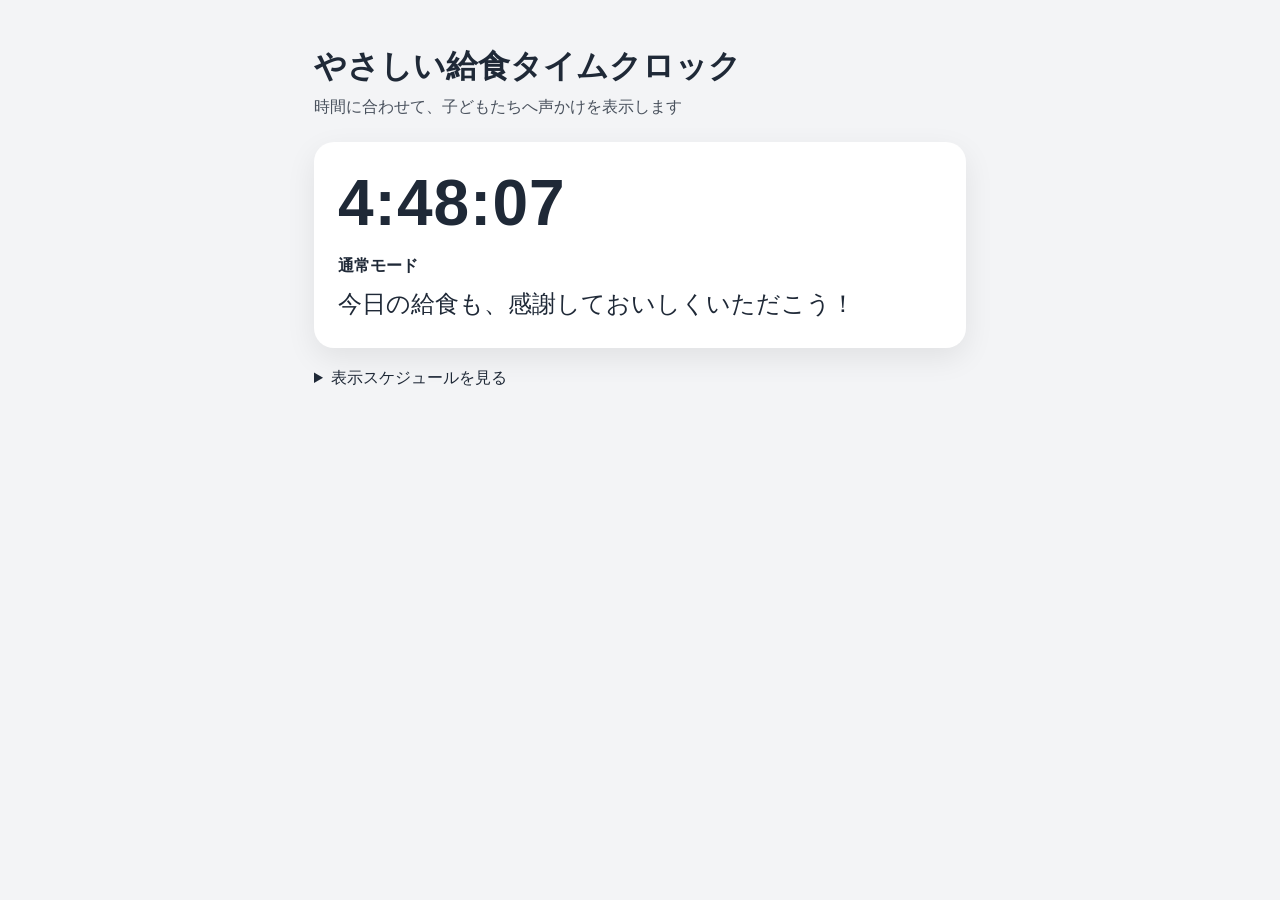
<file: index.html>
<!doctype html>
<html lang="ja">
  <head>
    <meta charset="UTF-8" />
    <meta name="viewport" content="width=device-width, initial-scale=1.0" />
    <title>やさしい給食タイムクロック</title>
    <link rel="stylesheet" href="styles.css" />
  </head>
  <body class="theme-default">
    <main class="app">
      <h1>やさしい給食タイムクロック</h1>
      <p class="lead">時間に合わせて、子どもたちへ声かけを表示します</p>

      <section class="clock-card" aria-live="polite">
        <p id="current-time" class="time">--:--:--</p>
        <p id="phase-label" class="phase">いまは通常モードです</p>
        <p id="message" class="message">楽しく食べよう！</p>
      </section>

      <details class="schedule">
        <summary>表示スケジュールを見る</summary>
        <ul>
          <li>12:25〜12:44: そろそろ いただきましたの時間だよ</li>
          <li>12:45: あと5分です。食べ終わってない人は急ぎましょう</li>
          <li>12:46: そろそろ食べ終わったかな？ラストスパート！</li>
          <li>12:47以降: 【MMT】もぐもぐミッションタイム！みんなで達成しよう</li>
        </ul>
      </details>
    </main>

    <script src="script.js"></script>
  </body>
</html>
</file>
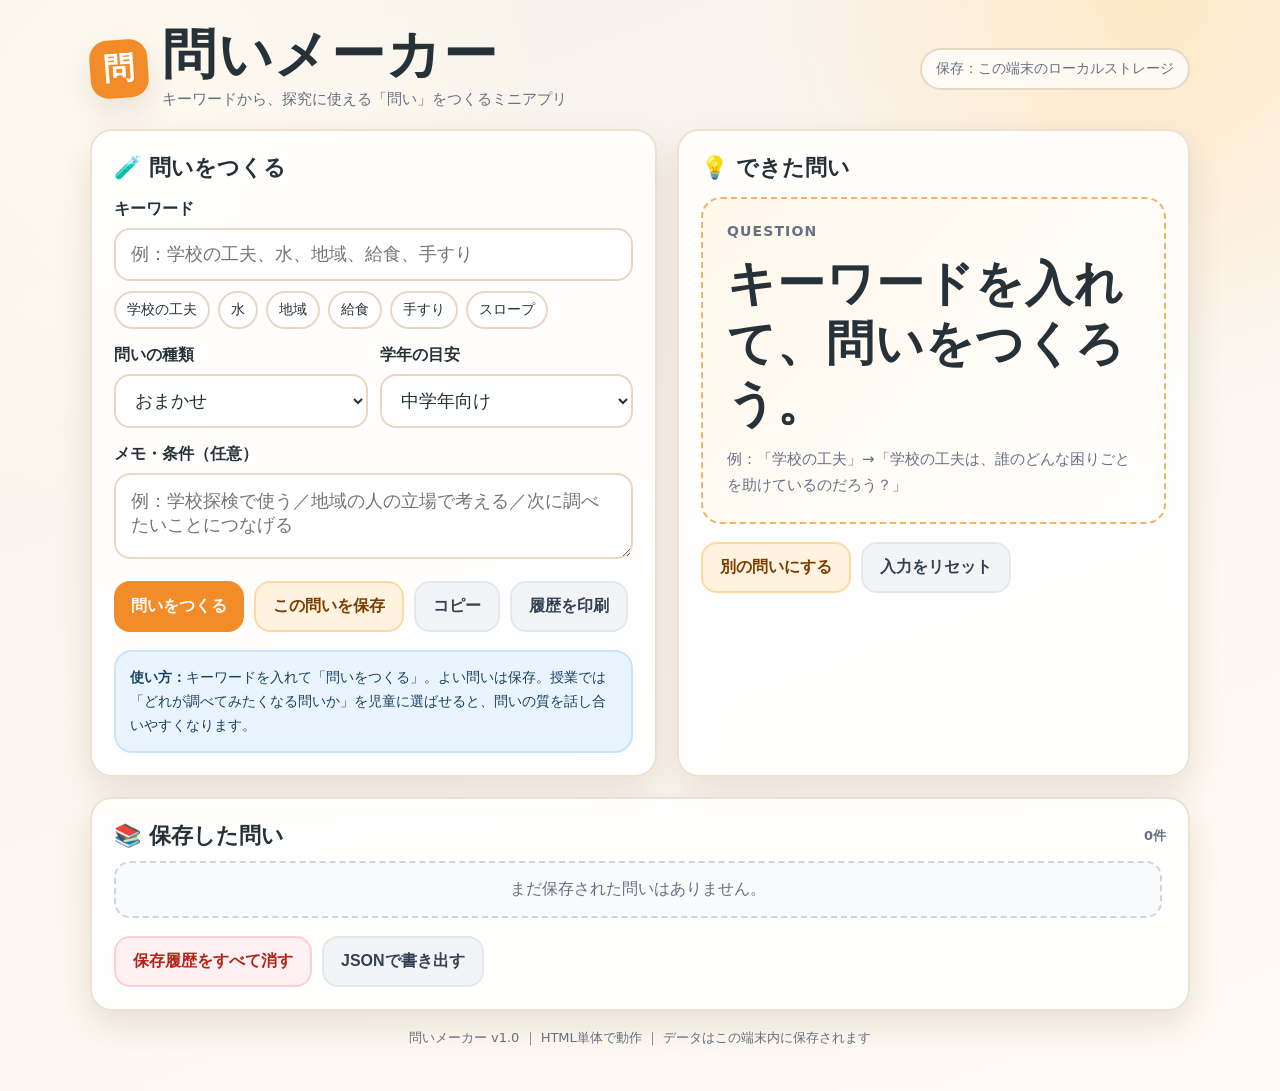
<file: toi-maker.html>
<!DOCTYPE html>
<html lang="ja">
<head>
  <meta charset="UTF-8" />
  <meta name="viewport" content="width=device-width, initial-scale=1.0" />
  <title>問いメーカー</title>
  <style>
    :root{--bg:#f7f3ec;--card:#fff;--ink:#263238;--muted:#667085;--main:#f28c28;--sub:#fff3df;--line:#e7d8c3;--shadow:0 14px 34px rgba(80,50,20,.12);--radius:22px}*{box-sizing:border-box}body{margin:0;min-height:100vh;font-family:"Hiragino Sans","Yu Gothic",Meiryo,system-ui,sans-serif;color:var(--ink);background:radial-gradient(circle at 10% 10%,#fff9ef 0,transparent 28%),radial-gradient(circle at 90% 0%,#ffe9c6 0,transparent 24%),linear-gradient(160deg,var(--bg),#fffaf3)}.app{width:min(1100px,94vw);margin:0 auto;padding:28px 0 44px}header{display:flex;align-items:center;justify-content:space-between;gap:16px;margin-bottom:20px}.titlebox{display:flex;align-items:center;gap:14px}.logo{width:58px;height:58px;border-radius:18px;background:var(--main);color:#fff;display:grid;place-items:center;font-size:31px;font-weight:900;box-shadow:var(--shadow);transform:rotate(-4deg)}h1{margin:0;font-size:clamp(30px,5vw,54px);line-height:1;letter-spacing:.03em}.subtitle{margin:8px 0 0;color:var(--muted);font-size:15px}.pill{border:2px solid var(--line);background:rgba(255,255,255,.72);border-radius:999px;padding:10px 14px;font-size:14px;color:var(--muted);white-space:nowrap}.grid{display:grid;grid-template-columns:1.05fr .95fr;gap:20px}.card{background:rgba(255,255,255,.88);backdrop-filter:blur(8px);border:2px solid rgba(231,216,195,.75);border-radius:var(--radius);box-shadow:var(--shadow);padding:22px}.section-title{margin:0 0 14px;font-size:22px;display:flex;align-items:center;gap:8px}label{display:block;font-weight:800;margin:16px 0 8px}input,select,textarea{width:100%;border:2px solid var(--line);border-radius:16px;padding:14px 15px;font-size:18px;background:#fff;color:var(--ink);outline:none}textarea{min-height:86px;resize:vertical}input:focus,select:focus,textarea:focus{border-color:var(--main);box-shadow:0 0 0 4px rgba(242,140,40,.13)}.row{display:grid;grid-template-columns:1fr 1fr;gap:12px}.buttons{display:flex;gap:10px;flex-wrap:wrap;margin-top:18px}button{border:0;border-radius:16px;padding:13px 17px;font-size:16px;font-weight:900;cursor:pointer;transition:.15s transform ease,.15s filter ease}button:active{transform:translateY(2px)}.primary{background:var(--main);color:#fff}.primary:hover{background:#cf6f10}.secondary{background:var(--sub);color:#7a3d00;border:2px solid #ffd89d}.quiet{background:#f3f4f6;color:#344054;border:2px solid #e4e7ec}.danger{background:#fff1f3;color:#b42318;border:2px solid #fecdd3}.question-display{min-height:210px;display:grid;align-content:center;gap:14px;border-radius:20px;padding:24px;background:linear-gradient(135deg,#fff7ea,#fff);border:2px dashed #f2b366}.question-label{color:var(--muted);font-size:14px;font-weight:800;letter-spacing:.08em}.question{font-size:clamp(28px,4.5vw,48px);font-weight:900;line-height:1.25;letter-spacing:.02em;margin:0}.hint{margin:0;color:var(--muted);font-size:15px;line-height:1.7}.chips{display:flex;flex-wrap:wrap;gap:8px;margin-top:10px}.chip{background:#fff;border:2px solid var(--line);border-radius:999px;padding:8px 11px;font-size:14px;cursor:pointer;user-select:none}.chip:hover{border-color:var(--main);background:var(--sub)}.history-head{display:flex;align-items:center;justify-content:space-between;gap:10px;margin-bottom:10px}.history-count{font-size:13px;color:var(--muted);font-weight:800}.history{display:grid;gap:10px;max-height:520px;overflow:auto;padding-right:4px}.history-item{border:2px solid var(--line);border-radius:18px;padding:13px 14px;background:#fff}.history-question{font-weight:900;font-size:17px;line-height:1.55;margin:0 0 8px}.meta{display:flex;gap:7px;flex-wrap:wrap;font-size:12px;color:var(--muted)}.tag{border-radius:999px;padding:4px 8px;background:#f8f0e7;font-weight:800}.item-actions{display:flex;gap:8px;margin-top:9px}.mini{padding:7px 10px;font-size:12px;border-radius:999px;border:1px solid #e4e7ec;background:#f8fafc;color:#344054}.teacher-note{margin-top:18px;padding:14px;border-radius:18px;background:#eaf4ff;border:2px solid #c7e3ff;color:#18415f;line-height:1.7;font-size:14px}.empty{color:var(--muted);padding:16px;border-radius:16px;background:#f9fafb;border:2px dashed #d0d5dd;text-align:center}footer{color:var(--muted);margin-top:18px;font-size:13px;text-align:center}@media(max-width:860px){header{display:block}.pill{display:inline-block;margin-top:14px}.grid{grid-template-columns:1fr}.row{grid-template-columns:1fr}.card{padding:18px}}@media print{body{background:#fff}header,.input-card,.buttons,footer,.item-actions,.teacher-note{display:none!important}.app{width:100%;padding:0}.grid{display:block}.card{box-shadow:none;border:none}.history{max-height:none;overflow:visible;grid-template-columns:1fr 1fr;display:grid}.history-item{break-inside:avoid}}
  </style>
</head>
<body>
  <main class="app">
    <header><div class="titlebox"><div class="logo">問</div><div><h1>問いメーカー</h1><p class="subtitle">キーワードから、探究に使える「問い」をつくるミニアプリ</p></div></div><div class="pill">保存：この端末のローカルストレージ</div></header>
    <section class="grid">
      <div class="card input-card"><h2 class="section-title">🧪 問いをつくる</h2><label for="keyword">キーワード</label><input id="keyword" placeholder="例：学校の工夫、水、地域、給食、手すり" autocomplete="off" /><div class="chips"><span class="chip" data-keyword="学校の工夫">学校の工夫</span><span class="chip" data-keyword="水">水</span><span class="chip" data-keyword="地域">地域</span><span class="chip" data-keyword="給食">給食</span><span class="chip" data-keyword="手すり">手すり</span><span class="chip" data-keyword="スロープ">スロープ</span></div><div class="row"><div><label for="mode">問いの種類</label><select id="mode"><option value="random">おまかせ</option><option value="why">理由を考える</option><option value="who">誰にとって</option><option value="compare">比べる</option><option value="change">変化を考える</option><option value="problem">困りごとを考える</option><option value="action">自分にできること</option><option value="deeper">深掘りする</option></select></div><div><label for="grade">学年の目安</label><select id="grade"><option value="middle">中学年向け</option><option value="lower">低学年向け</option><option value="upper">高学年向け</option></select></div></div><label for="memo">メモ・条件（任意）</label><textarea id="memo" placeholder="例：学校探検で使う／地域の人の立場で考える／次に調べたいことにつなげる"></textarea><div class="buttons"><button class="primary" id="makeBtn">問いをつくる</button><button class="secondary" id="saveBtn">この問いを保存</button><button class="quiet" id="copyBtn">コピー</button><button class="quiet" id="printBtn">履歴を印刷</button></div><div class="teacher-note"><strong>使い方：</strong>キーワードを入れて「問いをつくる」。よい問いは保存。授業では「どれが調べてみたくなる問いか」を児童に選ばせると、問いの質を話し合いやすくなります。</div></div>
      <div class="card"><h2 class="section-title">💡 できた問い</h2><div class="question-display"><div class="question-label">QUESTION</div><p class="question" id="questionText">キーワードを入れて、問いをつくろう。</p><p class="hint" id="questionHint">例：「学校の工夫」→「学校の工夫は、誰のどんな困りごとを助けているのだろう？」</p></div><div class="buttons"><button class="secondary" id="remakeBtn">別の問いにする</button><button class="quiet" id="clearInputBtn">入力をリセット</button></div></div>
    </section>
    <section class="card" style="margin-top:20px;"><div class="history-head"><h2 class="section-title" style="margin:0;">📚 保存した問い</h2><div class="history-count" id="historyCount">0件</div></div><div class="history" id="history"></div><div class="buttons"><button class="danger" id="clearHistoryBtn">保存履歴をすべて消す</button><button class="quiet" id="exportBtn">JSONで書き出す</button></div></section>
    <footer>問いメーカー v1.0 ｜ HTML単体で動作 ｜ データはこの端末内に保存されます</footer>
  </main>
  <script>
    const STORAGE_KEY="toi_maker_history_v1";
    const templates={lower:{why:["{k}は、どうしてあるのだろう？","{k}は、どうして大切なのだろう？","{k}があると、どんないいことがあるのだろう？"],who:["{k}は、だれのためにあるのだろう？","{k}は、どんな人にとってうれしいのだろう？","{k}を使うと、だれが助かるのだろう？"],compare:["{k}がある時とない時では、何がちがうのだろう？","{k}は、ほかの場所にもあるのだろうか？","{k}とにているものは、ほかに何があるのだろう？"],change:["{k}は、昔からあったのだろうか？","{k}は、これからどう変わるのだろう？","{k}をもっとよくするには、どうしたらよいのだろう？"],problem:["{k}がないと、どんなことで困るのだろう？","{k}で困っている人はいるのだろうか？","{k}を使う時に、気をつけることは何だろう？"],action:["{k}について、わたしたちにできることは何だろう？","{k}をもっとよくするために、何ができるだろう？","{k}をみんなで大切にするには、どうしたらよいだろう？"],deeper:["{k}のひみつは何だろう？","{k}をくわしく見ると、何がわかるだろう？","{k}について、もっと知りたいことは何だろう？"]},middle:{why:["{k}は、なぜ必要とされているのだろう？","{k}は、どのような理由でつくられたのだろう？","{k}が大切だと言える理由は何だろう？"],who:["{k}は、誰にとって、どのように役立っているのだろう？","{k}は、どんな立場の人を支えているのだろう？","{k}によって、誰のどんな困りごとが減っているのだろう？"],compare:["{k}がある場合とない場合では、何が変わるのだろう？","{k}は、場所や人によって使われ方が違うのだろうか？","{k}と似ている工夫には、どんな共通点があるのだろう？"],change:["{k}は、昔と今でどのように変わってきたのだろう？","{k}は、これからどのように変わるとよいのだろう？","{k}が変わると、人々の生活はどう変わるのだろう？"],problem:["{k}には、どのような困りごとや課題があるのだろう？","{k}がうまく使われない時、どんな問題が起きるのだろう？","{k}について、まだ解決できていないことは何だろう？"],action:["{k}について、自分たちにできることは何だろう？","{k}をよりよくするために、学校や地域でできることは何だろう？","{k}について学んだことを、どのように生活に生かせるだろう？"],deeper:["{k}をよく見ると、どんな工夫や願いがかくれているのだろう？","{k}の背景には、どんな人の思いや考えがあるのだろう？","{k}について調べると、次にどんな問いが生まれるだろう？"]},upper:{why:["{k}が社会や生活の中で必要とされる理由は何だろう？","{k}は、どのような課題を解決するために生まれたのだろう？","{k}の価値は、どのような根拠から説明できるだろう？"],who:["{k}は、どの立場の人にどのような影響を与えているのだろう？","{k}によって利益を受ける人と、困る人はいるのだろうか？","{k}は、多様な人の生活をどのように支えているのだろう？"],compare:["{k}を複数の立場から見ると、考え方はどのように変わるのだろう？","{k}は、他の地域や時代と比べてどのような特徴があるのだろう？","{k}のよさと課題を比べると、何が見えてくるだろう？"],change:["{k}は、時代の変化とともにどのように役割を変えてきたのだろう？","{k}は、未来に向けてどのように改善できるだろう？","{k}が変化すると、地域や社会にはどんな影響があるだろう？"],problem:["{k}には、見えにくい課題や矛盾はないだろうか？","{k}をよりよく活用するうえで、どのような問題があるだろう？","{k}について、解決すべき本質的な課題は何だろう？"],action:["{k}について、自分たちはどのような提案ができるだろう？","{k}をよりよくするために、誰とどのように関わればよいだろう？","{k}について学んだことを、地域や社会にどうつなげられるだろう？"],deeper:["{k}の奥にある考え方や価値は何だろう？","{k}を通して、私たちはどんな社会のあり方を考えられるだろう？","{k}について調べることで、どのような新しい問いが生まれるだろう？"]}};
    const modeLabels={random:"おまかせ",why:"理由",who:"誰にとって",compare:"比較",change:"変化",problem:"課題",action:"行動",deeper:"深掘り"};
    const gradeLabels={lower:"低学年",middle:"中学年",upper:"高学年"};
    const keywordInput=document.getElementById("keyword"),modeSelect=document.getElementById("mode"),gradeSelect=document.getElementById("grade"),memoInput=document.getElementById("memo"),questionText=document.getElementById("questionText"),questionHint=document.getElementById("questionHint"),historyEl=document.getElementById("history"),historyCount=document.getElementById("historyCount");
    let currentQuestion="";
    const choice=a=>a[Math.floor(Math.random()*a.length)];
    function getHistory(){try{return JSON.parse(localStorage.getItem(STORAGE_KEY))||[]}catch{return[]}}
    function setHistory(items){localStorage.setItem(STORAGE_KEY,JSON.stringify(items));renderHistory()}
    function createQuestion(){const keyword=keywordInput.value.trim()||"これ";const grade=gradeSelect.value;let mode=modeSelect.value;if(mode==="random")mode=choice(["why","who","compare","change","problem","action","deeper"]);const question=choice(templates[grade][mode]).replaceAll("{k}",keyword);currentQuestion=question;questionText.textContent=question;questionHint.textContent=`種類：${modeLabels[mode]} ／ 目安：${gradeLabels[grade]}。よい問いなら保存して、授業で比べてみよう。`;return{question,mode,grade,keyword}}
    function saveCurrentQuestion(){if(!currentQuestion)createQuestion();const item={id:(crypto.randomUUID?crypto.randomUUID():String(Date.now())),question:currentQuestion,keyword:keywordInput.value.trim()||"これ",mode:modeSelect.value,grade:gradeSelect.value,memo:memoInput.value.trim(),createdAt:new Date().toLocaleString("ja-JP")};const history=getHistory();history.unshift(item);setHistory(history)}
    function escapeHtml(str){return String(str).replaceAll("&","&amp;").replaceAll("<","&lt;").replaceAll(">","&gt;").replaceAll('"',"&quot;").replaceAll("'","&#039;")}
    function copyText(text){navigator.clipboard.writeText(text).then(()=>questionHint.textContent="コピーしました。ワークシートやスライドに貼り付けできます。").catch(()=>questionHint.textContent="コピーできませんでした。文字を選択してコピーしてください。")}
    function deleteItem(id){setHistory(getHistory().filter(item=>item.id!==id))}
    function reuseItem(item){keywordInput.value=item.keyword;modeSelect.value=item.mode;gradeSelect.value=item.grade;memoInput.value=item.memo||"";currentQuestion=item.question;questionText.textContent=item.question;questionHint.textContent="保存済みの問いを再表示しました。ここから別の問いに作り替えられます。";window.scrollTo({top:0,behavior:"smooth"})}
    function renderHistory(){const history=getHistory();historyCount.textContent=`${history.length}件`;if(history.length===0){historyEl.innerHTML='<div class="empty">まだ保存された問いはありません。</div>';return}historyEl.innerHTML="";history.forEach(item=>{const div=document.createElement("div");div.className="history-item";const q=document.createElement("p");q.className="history-question";q.textContent=item.question;const meta=document.createElement("div");meta.className="meta";meta.innerHTML=`<span class="tag">${escapeHtml(item.keyword)}</span><span class="tag">${gradeLabels[item.grade]||item.grade}</span><span class="tag">${modeLabels[item.mode]||item.mode}</span><span>${escapeHtml(item.createdAt)}</span>`;div.append(q,meta);if(item.memo){const memo=document.createElement("p");memo.className="hint";memo.textContent=`メモ：${item.memo}`;div.appendChild(memo)}const actions=document.createElement("div");actions.className="item-actions";[["再表示",()=>reuseItem(item)],["コピー",()=>copyText(item.question)],["削除",()=>deleteItem(item.id)]].forEach(([text,fn])=>{const b=document.createElement("button");b.className="mini";b.textContent=text;b.addEventListener("click",fn);actions.appendChild(b)});div.appendChild(actions);historyEl.appendChild(div)})}
    function exportJson(){const blob=new Blob([JSON.stringify(getHistory(),null,2)],{type:"application/json"});const url=URL.createObjectURL(blob);const a=document.createElement("a");a.href=url;a.download="toi-maker-history.json";a.click();URL.revokeObjectURL(url)}
    document.getElementById("makeBtn").addEventListener("click",createQuestion);document.getElementById("remakeBtn").addEventListener("click",createQuestion);document.getElementById("saveBtn").addEventListener("click",saveCurrentQuestion);document.getElementById("copyBtn").addEventListener("click",()=>copyText(currentQuestion||questionText.textContent));document.getElementById("printBtn").addEventListener("click",()=>window.print());document.getElementById("exportBtn").addEventListener("click",exportJson);document.getElementById("clearInputBtn").addEventListener("click",()=>{keywordInput.value="";modeSelect.value="random";gradeSelect.value="middle";memoInput.value="";currentQuestion="";questionText.textContent="キーワードを入れて、問いをつくろう。";questionHint.textContent="例：「学校の工夫」→「学校の工夫は、誰のどんな困りごとを助けているのだろう？」"});document.getElementById("clearHistoryBtn").addEventListener("click",()=>{if(confirm("保存した問いをすべて消しますか？"))setHistory([])});document.querySelectorAll(".chip").forEach(chip=>chip.addEventListener("click",()=>{keywordInput.value=chip.dataset.keyword;createQuestion()}));keywordInput.addEventListener("keydown",e=>{if(e.key==="Enter")createQuestion()});renderHistory();
  </script>
</body>
</html>
</file>
<file: styles.css>
:root {
  --text: #1f2937;
  --card-bg: #ffffff;
  --shadow: 0 10px 30px rgba(0, 0, 0, 0.08);
}

* {
  box-sizing: border-box;
}

body {
  margin: 0;
  min-height: 100vh;
  font-family: "Hiragino Kaku Gothic ProN", "Yu Gothic", sans-serif;
  color: var(--text);
  transition: background-color 0.5s ease;
}

.app {
  max-width: 700px;
  margin: 0 auto;
  padding: 24px;
}

h1 {
  margin-bottom: 8px;
}

.lead {
  margin-top: 0;
  opacity: 0.8;
}

.clock-card {
  margin-top: 24px;
  background: var(--card-bg);
  border-radius: 20px;
  box-shadow: var(--shadow);
  padding: 24px;
}

.time {
  margin: 0;
  font-size: clamp(2rem, 8vw, 4rem);
  font-weight: 700;
  letter-spacing: 1px;
}

.phase {
  margin: 16px 0 8px;
  font-weight: 700;
}

.message {
  margin: 0;
  font-size: clamp(1.1rem, 3.5vw, 1.5rem);
  line-height: 1.6;
}

.schedule {
  margin-top: 20px;
}

.theme-default {
  background: #f3f4f6;
}

.theme-prep {
  background: #fff4c2;
}

.theme-hurry {
  background: #ffd7a8;
}

.theme-final {
  background: #ffb3b3;
}

.theme-mmt {
  background: #ff8fa3;
}
</file>
